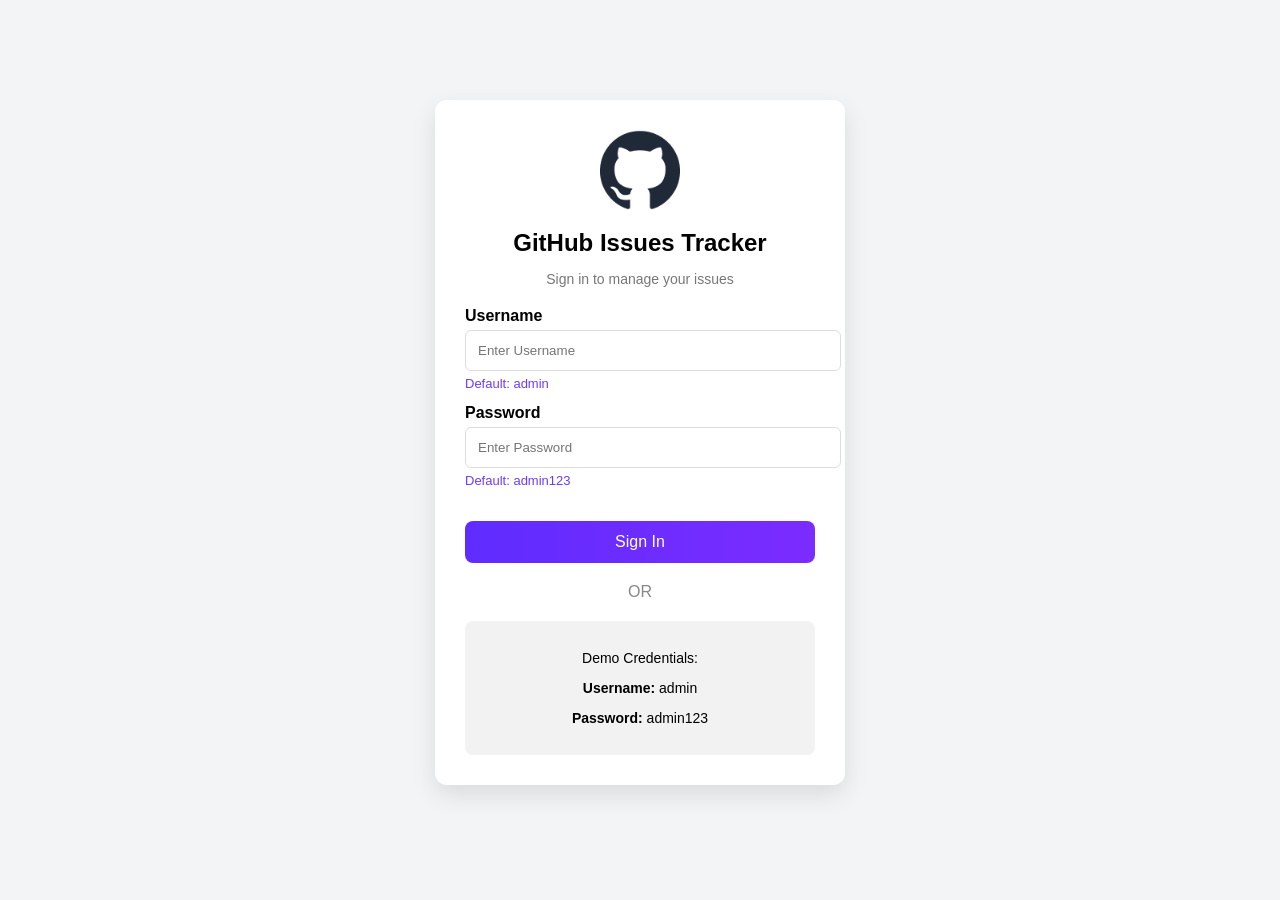
<file: assets/index.html>
<!DOCTYPE html>
<html lang="en">
<head>
    <meta charset="UTF-8">
    <meta name="viewport" content="width=device-width, initial-scale=1.0">
    <title>GitHub Issues Tracker</title>
    <link rel="stylesheet" href="style.css">
</head>

<body class="login-page">

<div class="login-container">

    <img src="github-logo.png" class="logo">

    <h2>GitHub Issues Tracker</h2>
    <p class="subtitle">Sign in to manage your issues</p>

    <form id="loginForm">

        <label>Username</label>
        <input type="text" id="username" placeholder="Enter Username" required>
        <p class="default">Default: admin</p>

        <label>Password</label>
        <input type="password" id="password" placeholder="Enter Password" required>
        <p class="default">Default: admin123</p>

        <button type="submit">Sign In</button>

    </form>

<div class="or">OR</div>

<div class="demo">

    <p>Demo Credentials:</p>

    <p><b>Username:</b> admin</p>
    <p><b>Password:</b> admin123</p>

</div>

</div>

<script src="login.js"></script>

</body>
</html>
</file>
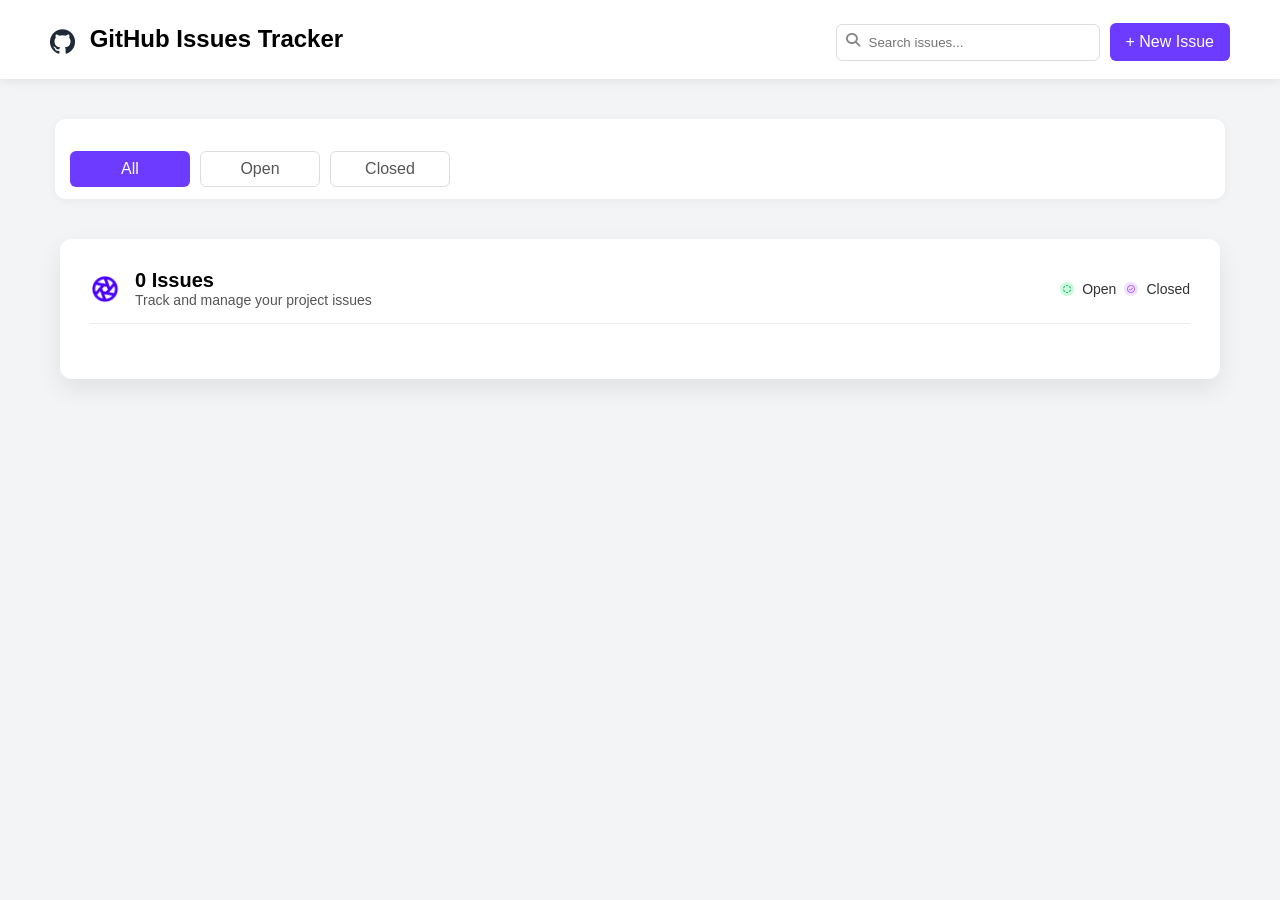
<file: assets/dashboard.html>
<!DOCTYPE html>
<html lang="en">

<head>
    <meta charset="UTF-8">
    <meta name="viewport" content="width=device-width, initial-scale=1.0">
    <title>GitHub Issues Tracker</title>
    <link rel="stylesheet" href="style.css">
    <link rel="stylesheet"
    href="https://cdnjs.cloudflare.com/ajax/libs/font-awesome/6.5.0/css/all.min.css">
</head>

<body class="dashboard-page">

<nav class="navbar">

<div class="nav-left">
    <h2>
        <img src="github-logo.png" class="logosize">
        GitHub Issues Tracker
    </h2>
</div>

<div class="nav-right">

        <div class="search-box">
        <i class="fa-solid fa-magnifying-glass"></i>
        <input type="text" id="searchInput" placeholder="Search issues...">
        </div>

        <button id="newIssueBtn">+ New Issue</button>

</div>

</nav>


<div class="tab-middle">
    <div class="tab-container">

    <button id="all" class="tab active">All</button>
    <button id="open" class="tab">Open</button>
    <button id="closed" class="tab">Closed</button>

</div>

</div>



<div class="dashboard">

<div class="issue-header">




<div id="issue-count-container">
  <img src="Aperture.png" alt="Issue icon">
  <div>
    <h3 id="issue-count">0 Issues</h3>
    <p>Track and manage your project issues</p>
  </div>
</div>




<div class="legend">

<img src="Open-Status.png" alt="" class="legend-icon">
<span>Open</span>
<img src="Closed- Status .png" alt="" class="legend-icon">
<span>Closed</span>
</div>

</div>



<div id="issue-container"></div>

</div>


<div id="modal" class="modal"></div>

<script src="dashboard.js"></script>

</body>
</html>
</file>
<file: assets/style.css>
body{
    font-family: Arial, sans-serif;
    margin:0;
    padding:0;
    background:#f3f4f6;
    height:100vh;
}

.login-page{
    display:flex;
    justify-content:center;
    align-items:center;
    height:100%;
    padding: 100px 20px;
}



.login-container{

    width:350px;
    background:white;
    padding:30px;
    border-radius:12px;
    text-align:center;
    box-shadow:0 10px 25px rgba(0,0,0,0.1);

}



.logo{
    width:80px;
    margin-bottom:10px;
}



h2{
    margin:5px 0;
}

.subtitle{
    color:#777;
    font-size:14px;
    margin-bottom:20px;
}


label{
    display:block;
    text-align:left;
    margin-top:10px;
    font-weight:bold;
}

input{
    width:100%;
    padding:12px;
    margin-top:5px;
    border:1px solid #ddd;
    border-radius:6px;
}



.default{
    color:#6c3bff;
    font-size:13px;
    text-align:left;
    margin-top:5px;
}


button{
    width:100%;
    padding:12px;
    margin-top:20px;
    border:none;
    border-radius:8px;
    color:white;
    font-size:16px;
    cursor:pointer;
    background:linear-gradient(90deg,#5f2cff,#7b2cff);
}



.or{
    margin:20px 0;
    color:#888;
}



.demo{
    background:#f2f2f2;
    padding:15px;
    border-radius:8px;
    font-size:14px;
}



body{
    font-family:Arial;
    margin:0;
    background:#f3f4f6;
}



.navbar{
    display:flex;
    justify-content:space-between;
    align-items:center;
    padding:18px 50px;
    background:white;
    box-shadow:0 2px 10px rgba(0,0,0,0.08);
}

.nav-right{
    display:flex;
    gap:10px;
    align-items:center;
}

.nav-right input{
    padding:10px;
    border:1px solid #ddd;
    border-radius:6px;
    width:220px;
}

#newIssueBtn{
    background:#6c3bff;
    color:white;
    padding:10px 16px;
    border:none;
    border-radius:6px;
    cursor:pointer;
    margin-top:5px;
}



.logosize{
    width:25px;
    margin-right:8px;
    vertical-align:middle;
}



.dashboard{
    max-width:1100px;
    margin:40px auto;
    background:white;
    padding:30px;
    border-radius:12px;
    box-shadow:0 10px 25px rgba(0,0,0,0.08);
}






.tab-container{
    width: 1140px; 
    margin:40px auto;   
    display:flex;
    gap:10px;
    background:white;
    padding:12px 15px;

    border-radius:10px;
    box-shadow:0 2px 8px rgba(0,0,0,0.05);
}

.tab{
    color: #555;
    padding:8px 18px;
    border:1px solid #ddd;
    background:white;
    border-radius:6px;
    cursor:pointer;
    width: 120px;
}

.tab.active{
    background:#6c3bff;
    color:white;
    border:none;
}



.issue-header{
    display:flex;
    justify-content:space-between;
    align-items:center;
    margin-bottom:25px;
    border-bottom:1px solid #eee;
    padding-bottom:15px;
}


.dot{
    height:10px;
    width:10px;
    display:inline-block;
    border-radius:50%;
    margin-right:5px;
}

.open{
    background:green;
}

.closed{
    background:purple;
}



#issue-container{
    display:grid;
    grid-template-columns:repeat(4,1fr);
    gap:20px;
}


.card{
    background:white;
    border-radius:10px;
    padding:15px;
    border:1px solid #eee;
    box-shadow:0 3px 10px rgba(0,0,0,0.05);
    cursor:pointer;
    transition:0.2s;
}

.card:hover{
    transform:translateY(-3px);
}

.card h4{
    margin:5px 0;
    font-size:15px;
}



.desc{
    font-size:14px;
    color:#555;
}


.labels{
    margin-top:10px;
}

.label{
    font-size:11px;
    padding:4px 8px;
    border-radius:20px;
    margin-right:6px;
}

.bug{
    background:#ffe5e5;
    color:#ff4d4f;
}

.help{
    background:#fff4cc;
    color:#d48806;
}


.card-footer{
    margin-top:15px;
    font-size:12px;
    color:#777;
    display:flex;
    justify-content:space-between;
}


.modal{
    position:fixed;
    top:0;
    left:0;
    width:100%;
    height:100%;
    background:rgba(0,0,0,0.4);
    display:none;
    justify-content:center;
    align-items:center;
}

.modal-box{
    background:white;
    padding:25px;
    border-radius:10px;
    width:400px;
}

.modal-box button{
    margin-top:20px;
    background:#6c3bff;
    color:white;
    border:none;
    padding:8px 15px;
    border-radius:6px;
    cursor:pointer;
}

.search-box{
position:relative;
}

.search-box i{
    position:absolute;
    left:10px;
    top:50%;
    transform:translateY(-50%);
    color:#888;
    font-size:14px;
}

.search-box input{
    padding:10px 10px 10px 32px;
    border:1px solid #ddd;
    border-radius:6px;
    width:220px;
}

.legend {
  display: flex;
  align-items: center; 
  gap: 8px; 
  font-size: 14px;
  color: #333;
}

.legend-icon {
  width: 14px; 
  height: 14px;
  vertical-align: middle; 
}

#issue-count-container {
  display: flex;
  align-items: center;  
  gap: 15px;          
}

#issue-count-container img {
  width: 30px;          
  height: 30px;
  object-fit: contain;
}

#issue-count-container h3 {
  margin: 0;
  font-size: 20px;
}

#issue-count-container p {
  margin: 0;
  color: #555;
  font-size: 14px;
}

.card-top{
    display:flex;
    justify-content:space-between;
    align-items:center;
    margin-bottom:8px;
}

.status-dot{
    width:14px;
    height:14px;
    border-radius:50%;
    border:2px dashed #22c55e;
}

.priority{
    font-size:11px;
    padding:4px 10px;
    border-radius:20px;
    font-weight:bold;
}

.priority.high{
    background:#ffe5e5;
    color:#ff4d4f;
}

.priority.medium{
    background:#fff4cc;
    color:#d48806;
}

.priority.low{
    background:#eee;
    color:#666;
}



.modal-status{
    display:flex;
    align-items:center;
    gap:10px;
    font-size:14px;
    color:#666;
    margin-bottom:15px;
}

.status-opened{
    background:#16a34a;
    color:white;
    padding:4px 12px;
    border-radius:20px;
    font-size:13px;
}


.modal-tags{
    margin-bottom:20px;
}

.tag{
    font-size:12px;
    padding:5px 10px;
    border-radius:20px;
    margin-right:8px;
    font-weight:bold;
}

.tag-bug{
    background:#ffe5e5;
    color:#ff4d4f;
}

.tag-help{
    background:#fff4cc;
    color:#d48806;
}


.modal-desc{
    color:#555;
    line-height:1.6;
    margin-bottom:25px;
}


.modal-info{
    background:#f3f4f6;
    padding:18px;
    border-radius:10px;
    display:flex;
    justify-content:space-between;
    align-items:center;
    margin-bottom:20px;
}




.modal-info div{
    display:flex;
    flex-direction:column;
    gap:4px;
}

.priority-high{
    display:inline-block;
    margin-top:2px;
    background:#ff4d4f;
    color:white;
    padding:5px 12px;
    border-radius:20px;
    font-size:12px;
    font-weight:bold;
}

.modal-info-title{
    color:#777;
    font-size:13px;
}

.priority-high{
    background:#ff4d4f;
    color:white;
    padding:5px 12px;
    border-radius:20px;
    font-size:12px;
    font-weight:bold;
}


.modal-actions{
    display:flex;
    justify-content:flex-end;
}
</file>
